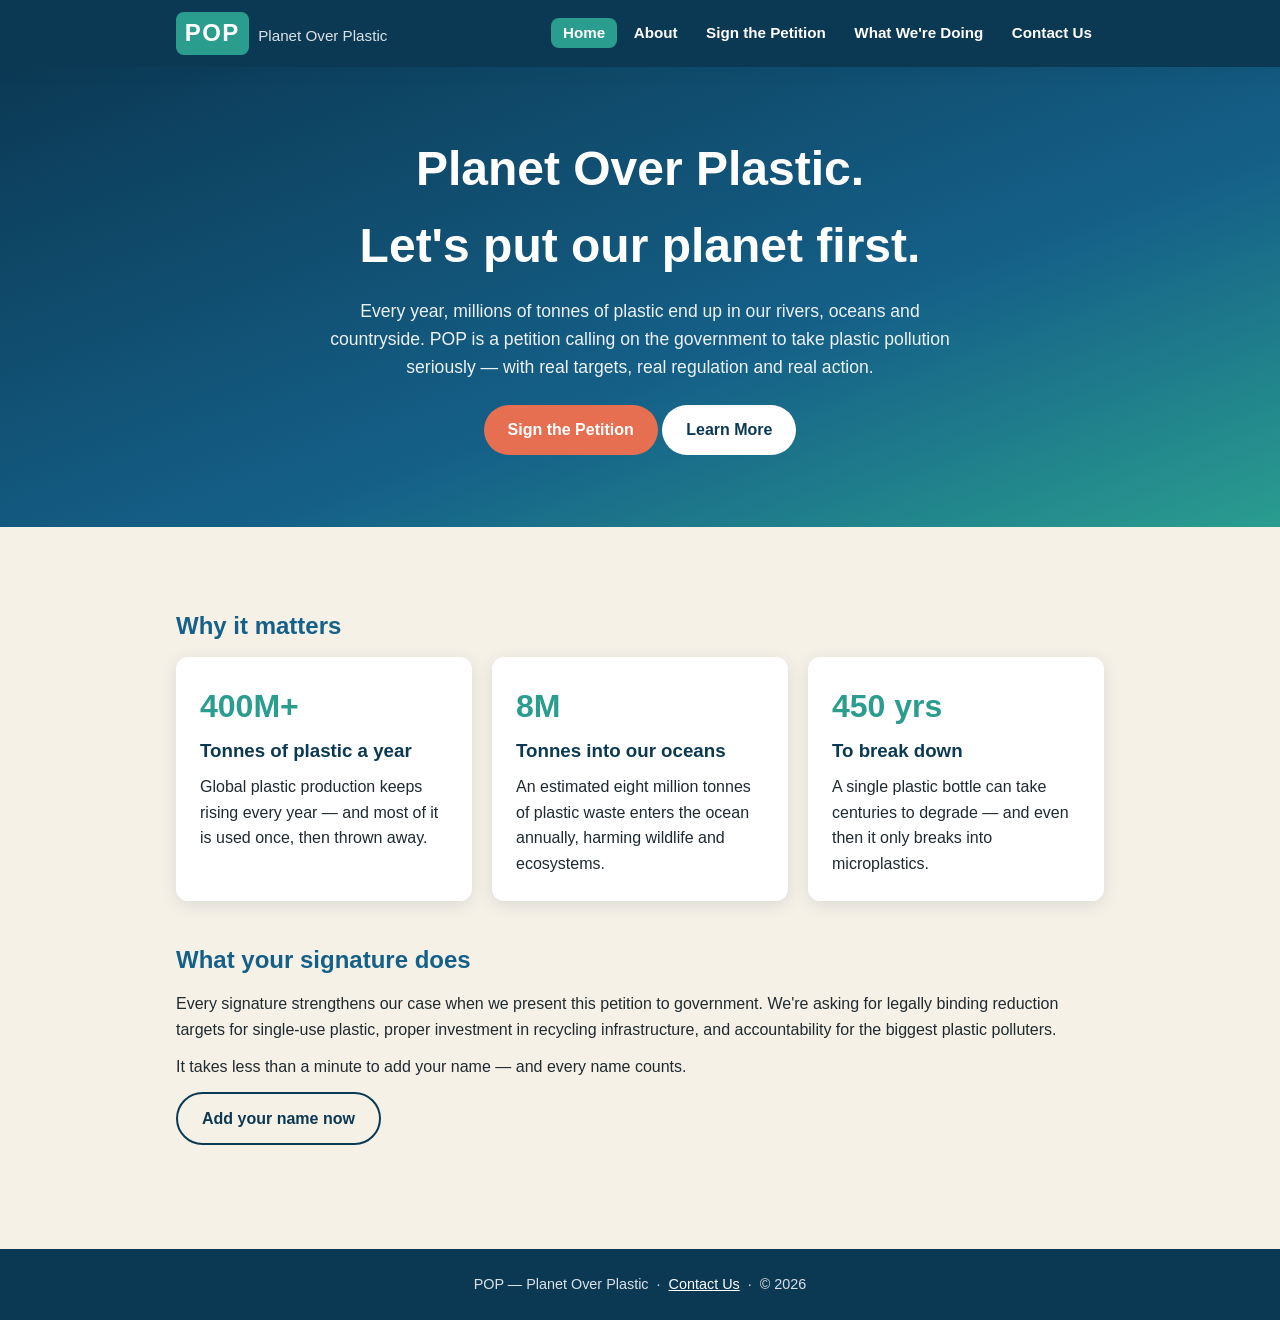
<file: index.html>
<!DOCTYPE html>
<html lang="en">
<head>
  <meta charset="UTF-8">
  <meta name="viewport" content="width=device-width, initial-scale=1.0">
  <title>POP — Planet Over Plastic</title>
  <link rel="stylesheet" href="css/styles.css">
</head>
<body>

  <header class="site-header">
    <div class="inner">
      <a class="brand" href="index.html">
        <span class="logo">POP</span>
        <span class="tagline">Planet Over Plastic</span>
      </a>
      <nav class="site-nav">
        <a href="index.html" class="active">Home</a>
        <a href="about.html">About</a>
        <a href="sign.html">Sign the Petition</a>
        <a href="what-we-are-doing.html">What We're Doing</a>
        <a href="contact.html">Contact Us</a>
      </nav>
    </div>
  </header>

  <!-- EDIT ME: Hero headline and intro text -->
  <section class="hero">
    <h1>Planet Over Plastic.<br>Let's put our planet first.</h1>
    <p>
      Every year, millions of tonnes of plastic end up in our rivers, oceans and
      countryside. POP is a petition calling on the government to take plastic
      pollution seriously — with real targets, real regulation and real action.
    </p>
    <a class="btn btn-primary" href="sign.html">Sign the Petition</a>
    <a class="btn btn-secondary" href="about.html">Learn More</a>
  </section>

  <main>
    <!-- EDIT ME: These stats are placeholders — replace with sourced figures
         and add a citation for each one. -->
    <section>
      <h2>Why it matters</h2>
      <div class="card-grid">
        <div class="card">
          <span class="stat">400M+</span>
          <h3>Tonnes of plastic a year</h3>
          <p>Global plastic production keeps rising every year — and most of it is used once, then thrown away.</p>
        </div>
        <div class="card">
          <span class="stat">8M</span>
          <h3>Tonnes into our oceans</h3>
          <p>An estimated eight million tonnes of plastic waste enters the ocean annually, harming wildlife and ecosystems.</p>
        </div>
        <div class="card">
          <span class="stat">450 yrs</span>
          <h3>To break down</h3>
          <p>A single plastic bottle can take centuries to degrade — and even then it only breaks into microplastics.</p>
        </div>
      </div>
    </section>

    <!-- EDIT ME: Summary of what signing achieves -->
    <section>
      <h2>What your signature does</h2>
      <p>
        Every signature strengthens our case when we present this petition to
        government. We're asking for legally binding reduction targets for
        single-use plastic, proper investment in recycling infrastructure, and
        accountability for the biggest plastic polluters.
      </p>
      <p>
        It takes less than a minute to add your name — and every name counts.
      </p>
      <p><a class="btn btn-outline" href="sign.html">Add your name now</a></p>
    </section>
  </main>

  <footer class="site-footer">
    <!-- EDIT ME: social links (contact details live on contact.html) -->
    <p>POP — Planet Over Plastic &nbsp;·&nbsp; <a href="contact.html">Contact Us</a> &nbsp;·&nbsp; © 2026</p>
  </footer>

</body>
</html>
</file>
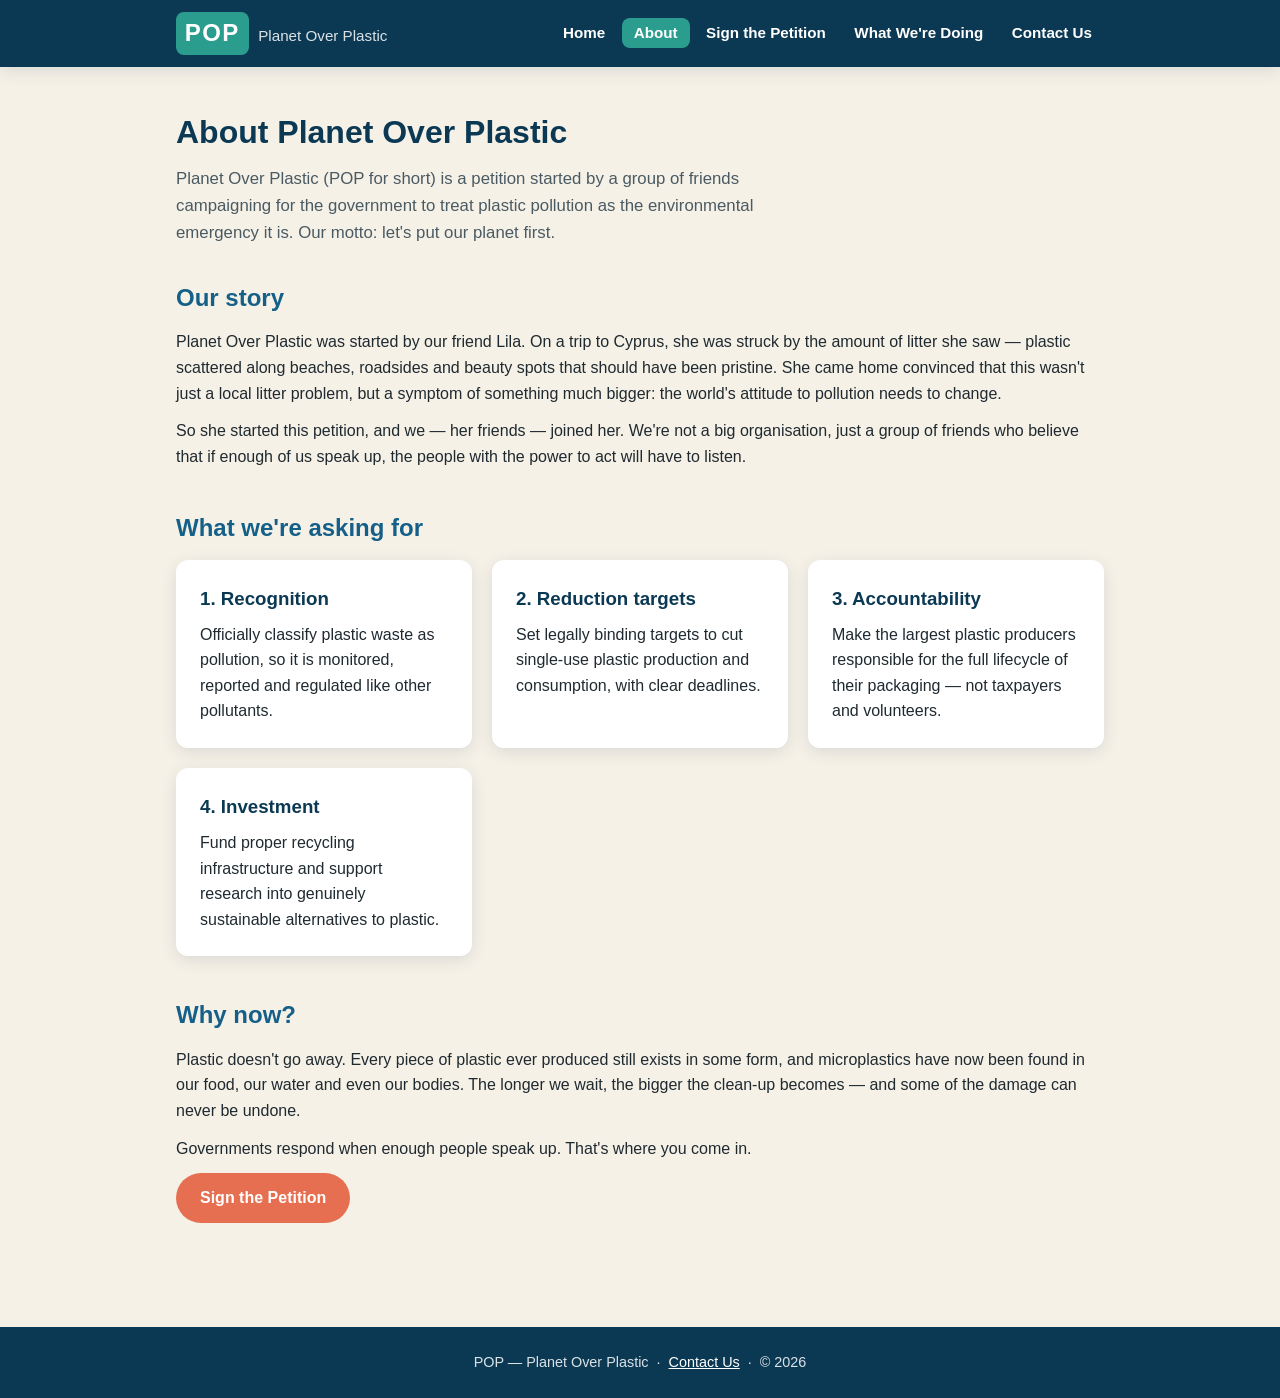
<file: about.html>
<!DOCTYPE html>
<html lang="en">
<head>
  <meta charset="UTF-8">
  <meta name="viewport" content="width=device-width, initial-scale=1.0">
  <title>About — POP: Planet Over Plastic</title>
  <link rel="stylesheet" href="css/styles.css">
</head>
<body>

  <header class="site-header">
    <div class="inner">
      <a class="brand" href="index.html">
        <span class="logo">POP</span>
        <span class="tagline">Planet Over Plastic</span>
      </a>
      <nav class="site-nav">
        <a href="index.html">Home</a>
        <a href="about.html" class="active">About</a>
        <a href="sign.html">Sign the Petition</a>
        <a href="what-we-are-doing.html">What We're Doing</a>
        <a href="contact.html">Contact Us</a>
      </nav>
    </div>
  </header>

  <main>
    <h1 class="page-title">About Planet Over Plastic</h1>
    <p class="page-intro">
      <!-- EDIT ME: one-line summary of who you are -->
      Planet Over Plastic (POP for short) is a petition started by a group of
      friends campaigning for the government to treat plastic pollution as the
      environmental emergency it is. Our motto: let's put our planet first.
    </p>

    <!-- EDIT ME: Your story — who started the campaign, when and why -->
    <section>
      <h2>Our story</h2>
      <p>
        Planet Over Plastic was started by our friend Lila. On a trip to
        Cyprus, she was struck
        by the amount of litter she saw — plastic scattered along beaches,
        roadsides and beauty spots that should have been pristine. She came home
        convinced that this wasn't just a local litter problem, but a symptom of
        something much bigger: the world's attitude to pollution needs to
        change.
      </p>
      <p>
        So she started this petition, and we — her friends — joined her. We're
        not a big organisation, just a group of friends who believe that if
        enough of us speak up, the people with the power to act will have to
        listen.
      </p>
    </section>

    <!-- EDIT ME: What you're asking for — refine these demands as the campaign develops -->
    <section>
      <h2>What we're asking for</h2>
      <div class="card-grid">
        <div class="card">
          <h3>1. Recognition</h3>
          <p>Officially classify plastic waste as pollution, so it is monitored, reported and regulated like other pollutants.</p>
        </div>
        <div class="card">
          <h3>2. Reduction targets</h3>
          <p>Set legally binding targets to cut single-use plastic production and consumption, with clear deadlines.</p>
        </div>
        <div class="card">
          <h3>3. Accountability</h3>
          <p>Make the largest plastic producers responsible for the full lifecycle of their packaging — not taxpayers and volunteers.</p>
        </div>
        <div class="card">
          <h3>4. Investment</h3>
          <p>Fund proper recycling infrastructure and support research into genuinely sustainable alternatives to plastic.</p>
        </div>
      </div>
    </section>

    <!-- EDIT ME: Why now — the urgency argument -->
    <section>
      <h2>Why now?</h2>
      <p>
        Plastic doesn't go away. Every piece of plastic ever produced still
        exists in some form, and microplastics have now been found in our food,
        our water and even our bodies. The longer we wait, the bigger the
        clean-up becomes — and some of the damage can never be undone.
      </p>
      <p>
        Governments respond when enough people speak up. That's where you come
        in.
      </p>
      <p><a class="btn btn-primary" href="sign.html">Sign the Petition</a></p>
    </section>
  </main>

  <footer class="site-footer">
    <!-- EDIT ME: social links (contact details live on contact.html) -->
    <p>POP — Planet Over Plastic &nbsp;·&nbsp; <a href="contact.html">Contact Us</a> &nbsp;·&nbsp; © 2026</p>
  </footer>

</body>
</html>
</file>
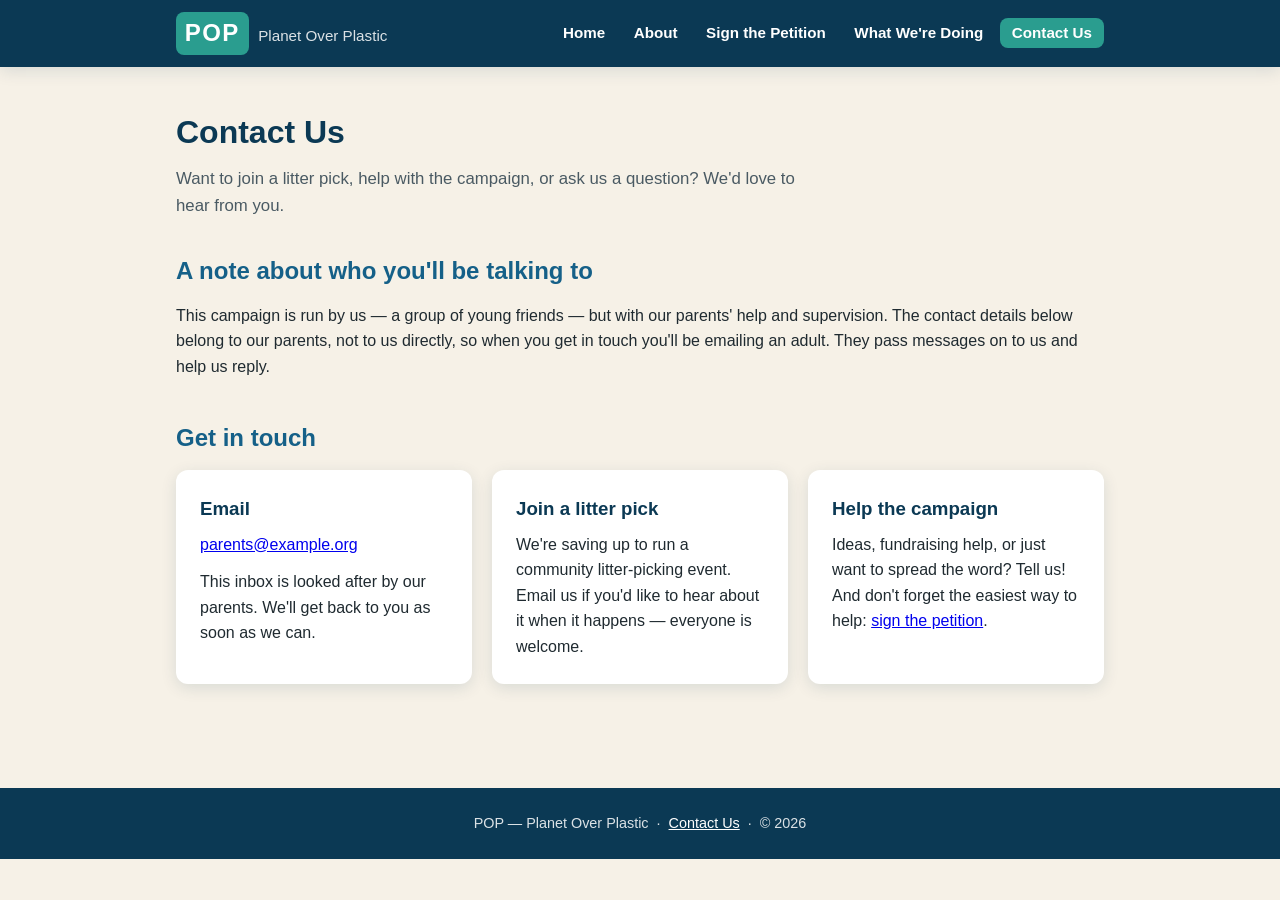
<file: contact.html>
<!DOCTYPE html>
<html lang="en">
<head>
  <meta charset="UTF-8">
  <meta name="viewport" content="width=device-width, initial-scale=1.0">
  <title>Contact Us — POP: Planet Over Plastic</title>
  <link rel="stylesheet" href="css/styles.css">
</head>
<body>

  <header class="site-header">
    <div class="inner">
      <a class="brand" href="index.html">
        <span class="logo">POP</span>
        <span class="tagline">Planet Over Plastic</span>
      </a>
      <nav class="site-nav">
        <a href="index.html">Home</a>
        <a href="about.html">About</a>
        <a href="sign.html">Sign the Petition</a>
        <a href="what-we-are-doing.html">What We're Doing</a>
        <a href="contact.html" class="active">Contact Us</a>
      </nav>
    </div>
  </header>

  <main>
    <h1 class="page-title">Contact Us</h1>
    <p class="page-intro">
      Want to join a litter pick, help with the campaign, or ask us a question?
      We'd love to hear from you.
    </p>

    <section>
      <h2>A note about who you'll be talking to</h2>
      <p>
        This campaign is run by us — a group of young friends — but with our
        parents' help and supervision. The contact details below belong to our
        parents, not to us directly, so when you get in touch you'll be
        emailing an adult. They pass messages on to us and help us reply.
      </p>
    </section>

    <section>
      <h2>Get in touch</h2>
      <div class="card-grid">
        <div class="card">
          <h3>Email</h3>
          <!-- EDIT ME: replace with a parent's real email address -->
          <p><a href="mailto:parents@example.org">parents@example.org</a></p>
          <p>This inbox is looked after by our parents. We'll get back to you as soon as we can.</p>
        </div>
        <div class="card">
          <h3>Join a litter pick</h3>
          <p>We're saving up to run a community litter-picking event. Email us if you'd like to hear about it when it happens — everyone is welcome.</p>
        </div>
        <div class="card">
          <h3>Help the campaign</h3>
          <p>Ideas, fundraising help, or just want to spread the word? Tell us! And don't forget the easiest way to help: <a href="sign.html">sign the petition</a>.</p>
        </div>
      </div>
    </section>
  </main>

  <footer class="site-footer">
    <p>POP — Planet Over Plastic &nbsp;·&nbsp; <a href="contact.html">Contact Us</a> &nbsp;·&nbsp; © 2026</p>
  </footer>

</body>
</html>
</file>
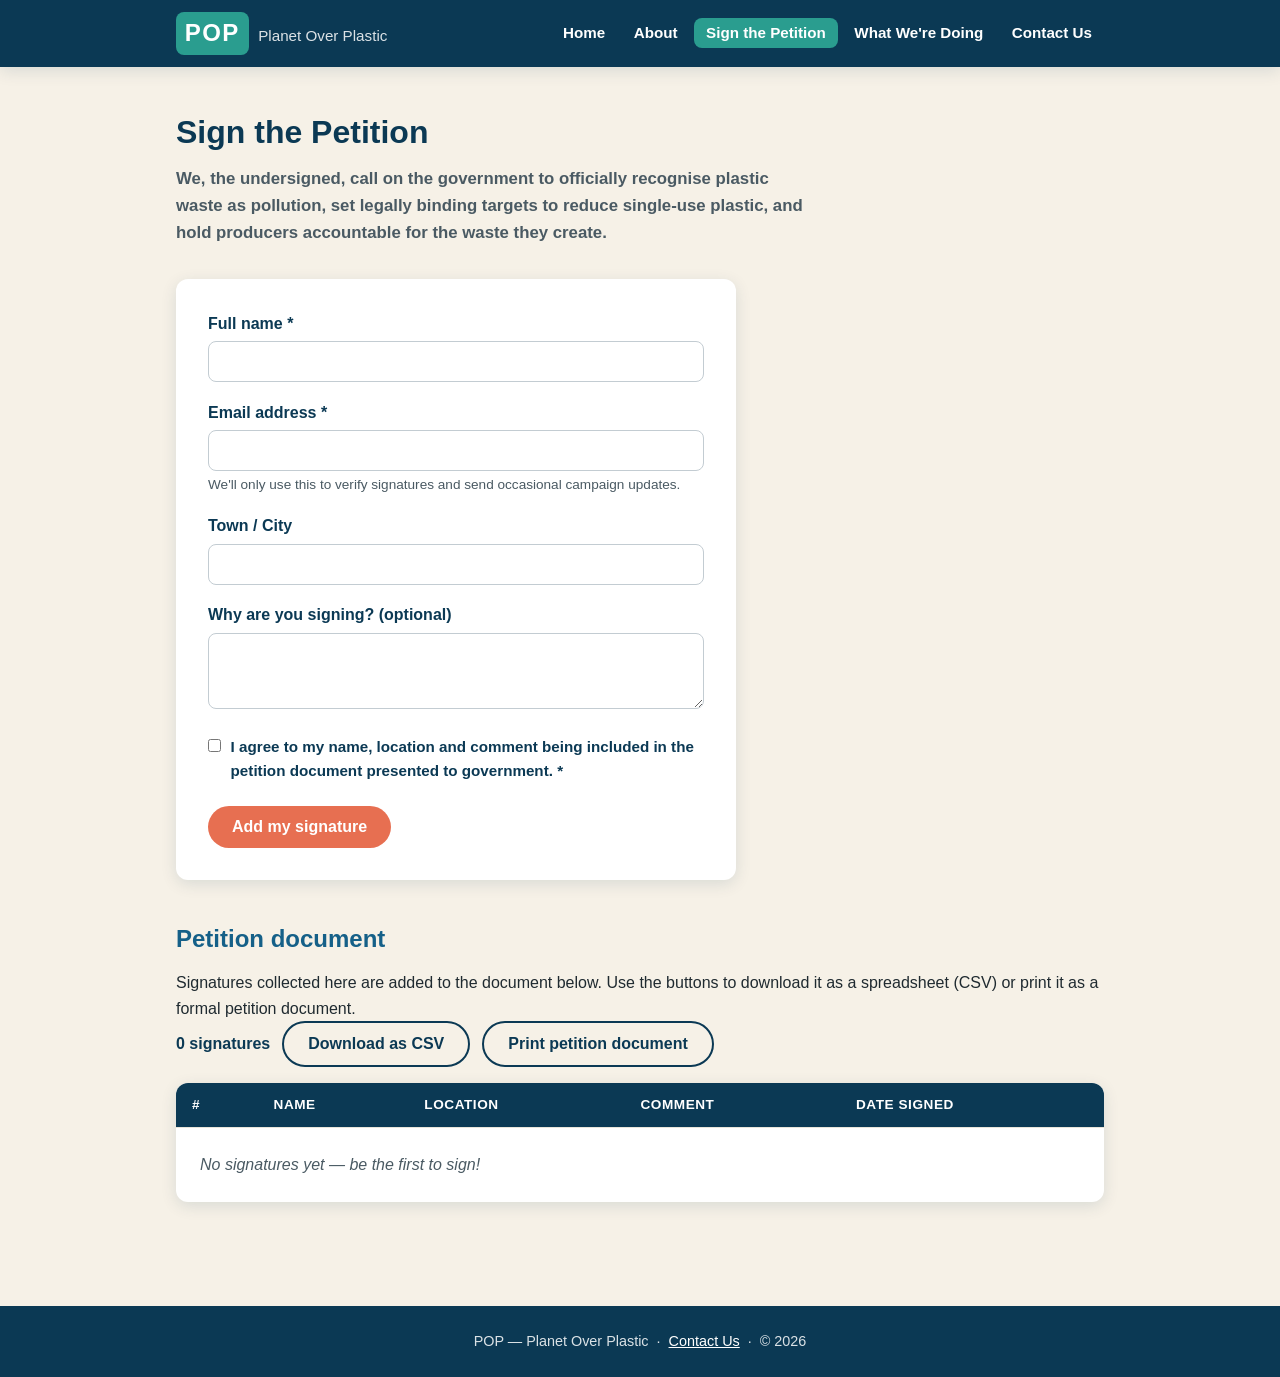
<file: sign.html>
<!DOCTYPE html>
<html lang="en">
<head>
  <meta charset="UTF-8">
  <meta name="viewport" content="width=device-width, initial-scale=1.0">
  <title>Sign the Petition — POP: Planet Over Plastic</title>
  <link rel="stylesheet" href="css/styles.css">
</head>
<body>

  <header class="site-header">
    <div class="inner">
      <a class="brand" href="index.html">
        <span class="logo">POP</span>
        <span class="tagline">Planet Over Plastic</span>
      </a>
      <nav class="site-nav">
        <a href="index.html">Home</a>
        <a href="about.html">About</a>
        <a href="sign.html" class="active">Sign the Petition</a>
        <a href="what-we-are-doing.html">What We're Doing</a>
        <a href="contact.html">Contact Us</a>
      </nav>
    </div>
  </header>

  <main>
    <h1 class="page-title">Sign the Petition</h1>
    <p class="page-intro">
      <!-- EDIT ME: The petition statement people are signing up to -->
      <strong>We, the undersigned, call on the government to officially recognise
      plastic waste as pollution, set legally binding targets to reduce
      single-use plastic, and hold producers accountable for the waste they
      create.</strong>
    </p>

    <section>
      <div class="form-card">
        <form id="petition-form" novalidate>
          <div class="form-field">
            <label for="name">Full name *</label>
            <input type="text" id="name" name="name" required autocomplete="name">
          </div>

          <div class="form-field">
            <label for="email">Email address *</label>
            <input type="email" id="email" name="email" required autocomplete="email">
            <p class="hint">We'll only use this to verify signatures and send occasional campaign updates.</p>
          </div>

          <div class="form-field">
            <label for="location">Town / City</label>
            <input type="text" id="location" name="location" autocomplete="address-level2">
          </div>

          <div class="form-field">
            <label for="comment">Why are you signing? (optional)</label>
            <textarea id="comment" name="comment" rows="3" maxlength="500"></textarea>
          </div>

          <div class="form-field checkbox-field">
            <input type="checkbox" id="consent" name="consent" required>
            <label for="consent">
              I agree to my name, location and comment being included in the
              petition document presented to government. *
            </label>
          </div>

          <button type="submit" class="btn btn-primary">Add my signature</button>
          <div id="form-message" class="form-message" role="status"></div>
        </form>
      </div>
    </section>

    <section>
      <h2>Petition document</h2>
      <p class="no-print">
        Signatures collected here are added to the document below. Use the
        buttons to download it as a spreadsheet (CSV) or print it as a formal
        petition document.
      </p>

      <div class="signature-tools">
        <span class="signature-count" id="signature-count">0 signatures</span>
        <button class="btn btn-outline" id="download-csv" type="button">Download as CSV</button>
        <button class="btn btn-outline" id="print-document" type="button">Print petition document</button>
      </div>

      <div class="signature-table-wrap">
        <table class="signatures" id="signature-table">
          <thead>
            <tr>
              <th>#</th>
              <th>Name</th>
              <th>Location</th>
              <th>Comment</th>
              <th>Date signed</th>
            </tr>
          </thead>
          <tbody id="signature-body">
            <!-- Rows are inserted here by js/petition.js -->
          </tbody>
        </table>
        <p class="empty-note" id="empty-note">No signatures yet — be the first to sign!</p>
      </div>
    </section>
  </main>

  <footer class="site-footer">
    <!-- EDIT ME: social links (contact details live on contact.html) -->
    <p>POP — Planet Over Plastic &nbsp;·&nbsp; <a href="contact.html">Contact Us</a> &nbsp;·&nbsp; © 2026</p>
  </footer>

  <script src="js/petition.js"></script>
</body>
</html>
</file>
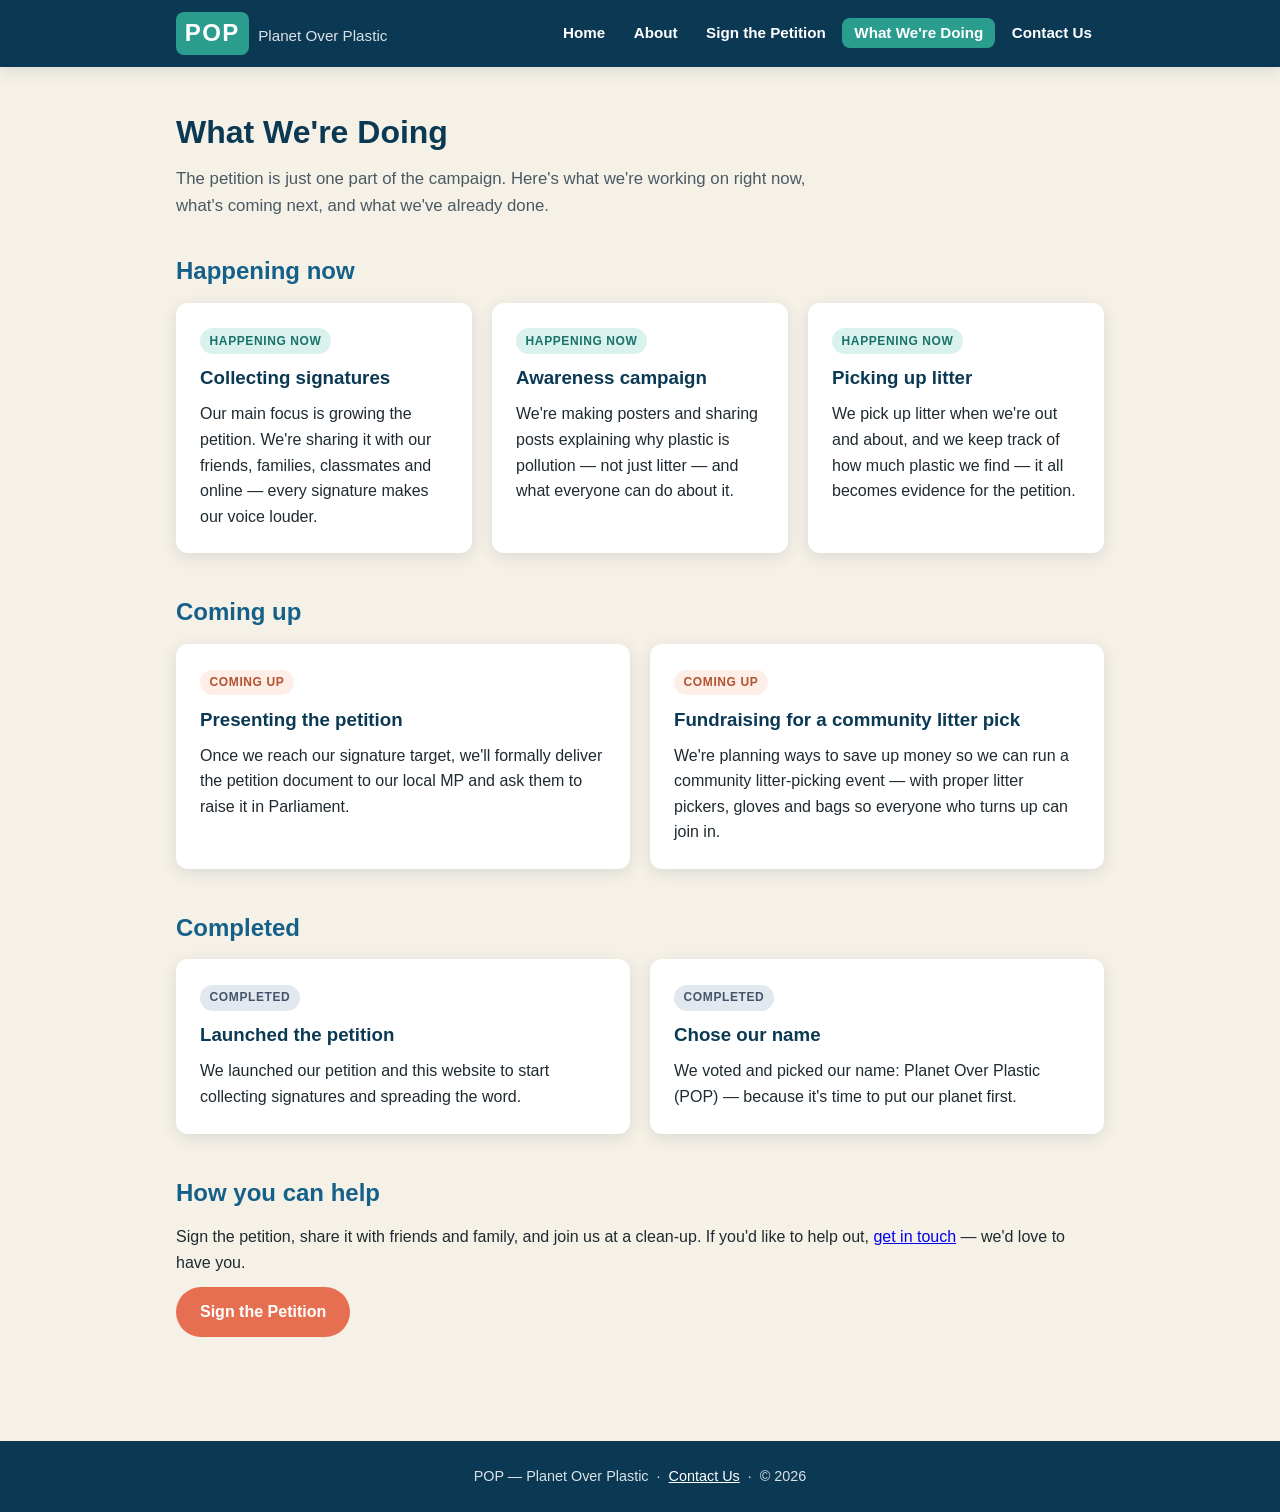
<file: what-we-are-doing.html>
<!DOCTYPE html>
<html lang="en">
<head>
  <meta charset="UTF-8">
  <meta name="viewport" content="width=device-width, initial-scale=1.0">
  <title>What We're Doing — POP: Planet Over Plastic</title>
  <link rel="stylesheet" href="css/styles.css">
</head>
<body>

  <header class="site-header">
    <div class="inner">
      <a class="brand" href="index.html">
        <span class="logo">POP</span>
        <span class="tagline">Planet Over Plastic</span>
      </a>
      <nav class="site-nav">
        <a href="index.html">Home</a>
        <a href="about.html">About</a>
        <a href="sign.html">Sign the Petition</a>
        <a href="what-we-are-doing.html" class="active">What We're Doing</a>
        <a href="contact.html">Contact Us</a>
      </nav>
    </div>
  </header>

  <main>
    <h1 class="page-title">What We're Doing</h1>
    <p class="page-intro">
      <!-- EDIT ME: short summary of current campaign activity -->
      The petition is just one part of the campaign. Here's what we're working
      on right now, what's coming next, and what we've already done.
    </p>

    <!-- EDIT ME: Update these cards as the campaign progresses.
         Badge options: badge-now (green, "Happening now"),
         badge-next (orange, "Coming up"), badge-done (grey, "Completed"). -->
    <section>
      <h2>Happening now</h2>
      <div class="card-grid">
        <div class="card">
          <span class="badge badge-now">Happening now</span>
          <h3>Collecting signatures</h3>
          <p>Our main focus is growing the petition. We're sharing it with our friends, families, classmates and online — every signature makes our voice louder.</p>
        </div>
        <div class="card">
          <span class="badge badge-now">Happening now</span>
          <h3>Awareness campaign</h3>
          <p>We're making posters and sharing posts explaining why plastic is pollution — not just litter — and what everyone can do about it.</p>
        </div>
        <div class="card">
          <span class="badge badge-now">Happening now</span>
          <h3>Picking up litter</h3>
          <p>We pick up litter when we're out and about, and we keep track of how much plastic we find — it all becomes evidence for the petition.</p>
        </div>
      </div>
    </section>

    <section>
      <h2>Coming up</h2>
      <div class="card-grid">
        <div class="card">
          <span class="badge badge-next">Coming up</span>
          <h3>Presenting the petition</h3>
          <p>Once we reach our signature target, we'll formally deliver the petition document to our local MP and ask them to raise it in Parliament.</p>
        </div>
        <div class="card">
          <span class="badge badge-next">Coming up</span>
          <h3>Fundraising for a community litter pick</h3>
          <p>We're planning ways to save up money so we can run a community litter-picking event — with proper litter pickers, gloves and bags so everyone who turns up can join in.</p>
        </div>
      </div>
    </section>

    <section>
      <h2>Completed</h2>
      <div class="card-grid">
        <div class="card">
          <span class="badge badge-done">Completed</span>
          <h3>Launched the petition</h3>
          <p>We launched our petition and this website to start collecting signatures and spreading the word.</p>
        </div>
        <div class="card">
          <span class="badge badge-done">Completed</span>
          <h3>Chose our name</h3>
          <p>We voted and picked our name: Planet Over Plastic (POP) — because it's time to put our planet first.</p>
        </div>
      </div>
    </section>

    <section>
      <h2>How you can help</h2>
      <!-- EDIT ME: ways for visitors to get involved -->
      <p>
        Sign the petition, share it with friends and family, and join us at a
        clean-up. If you'd like to help out, <a href="contact.html">get in touch</a> —
        we'd love to have you.
      </p>
      <p><a class="btn btn-primary" href="sign.html">Sign the Petition</a></p>
    </section>
  </main>

  <footer class="site-footer">
    <!-- EDIT ME: social links (contact details live on contact.html) -->
    <p>POP — Planet Over Plastic &nbsp;·&nbsp; <a href="contact.html">Contact Us</a> &nbsp;·&nbsp; © 2026</p>
  </footer>

</body>
</html>
</file>
<file: css/styles.css>
/* ============================================================
   POP — Planet Over Plastic
   Shared stylesheet for all pages.
   Colours, fonts and spacing are defined once here as variables,
   so you can re-theme the whole site by editing this block.
   ============================================================ */

:root {
  --ocean-deep: #0b3954;
  --ocean: #156088;
  --sea-green: #2a9d8f;
  --sand: #f6f1e7;
  --coral: #e76f51;
  --ink: #1f2a30;
  --ink-soft: #4a5a63;
  --white: #ffffff;
  --max-width: 960px;
  --radius: 12px;
  --shadow: 0 4px 16px rgba(11, 57, 84, 0.12);
}

* {
  box-sizing: border-box;
  margin: 0;
  padding: 0;
}

body {
  font-family: "Segoe UI", "Helvetica Neue", Arial, sans-serif;
  color: var(--ink);
  background: var(--sand);
  line-height: 1.6;
}

img {
  max-width: 100%;
}

/* ---------- Header & navigation ---------- */

.site-header {
  background: var(--ocean-deep);
  color: var(--white);
  position: sticky;
  top: 0;
  z-index: 10;
  box-shadow: var(--shadow);
}

.site-header .inner {
  max-width: var(--max-width);
  margin: 0 auto;
  padding: 0.75rem 1rem;
  display: flex;
  align-items: center;
  justify-content: space-between;
  flex-wrap: wrap;
  gap: 0.5rem;
}

.brand {
  display: flex;
  align-items: baseline;
  gap: 0.6rem;
  text-decoration: none;
  color: var(--white);
}

.brand .logo {
  font-size: 1.5rem;
  font-weight: 800;
  letter-spacing: 0.06em;
  background: var(--sea-green);
  padding: 0.15rem 0.55rem;
  border-radius: 8px;
}

.brand .tagline {
  font-size: 0.95rem;
  opacity: 0.85;
}

.site-nav a {
  color: var(--white);
  text-decoration: none;
  padding: 0.4rem 0.75rem;
  border-radius: 8px;
  font-weight: 600;
  font-size: 0.95rem;
}

.site-nav a:hover {
  background: rgba(255, 255, 255, 0.15);
}

.site-nav a.active {
  background: var(--sea-green);
}

/* ---------- Hero banner ---------- */

.hero {
  background: linear-gradient(160deg, var(--ocean-deep), var(--ocean) 60%, var(--sea-green));
  color: var(--white);
  text-align: center;
  padding: 4rem 1rem 4.5rem;
}

.hero h1 {
  font-size: clamp(1.8rem, 5vw, 3rem);
  margin-bottom: 0.75rem;
}

.hero p {
  max-width: 640px;
  margin: 0 auto 1.5rem;
  font-size: 1.1rem;
  opacity: 0.92;
}

/* ---------- Buttons ---------- */

.btn {
  display: inline-block;
  border: none;
  cursor: pointer;
  text-decoration: none;
  font-weight: 700;
  font-size: 1rem;
  padding: 0.75rem 1.5rem;
  border-radius: 999px;
  transition: transform 0.1s ease, opacity 0.15s ease;
}

.btn:hover {
  transform: translateY(-1px);
  opacity: 0.92;
}

.btn-primary {
  background: var(--coral);
  color: var(--white);
}

.btn-secondary {
  background: var(--white);
  color: var(--ocean-deep);
}

.btn-outline {
  background: transparent;
  color: var(--ocean-deep);
  border: 2px solid var(--ocean-deep);
}

/* ---------- Page layout ---------- */

main {
  max-width: var(--max-width);
  margin: 0 auto;
  padding: 2.5rem 1rem 4rem;
}

.page-title {
  color: var(--ocean-deep);
  font-size: 2rem;
  margin-bottom: 0.5rem;
}

.page-intro {
  color: var(--ink-soft);
  max-width: 640px;
  margin-bottom: 2rem;
  font-size: 1.05rem;
}

section {
  margin-bottom: 2.5rem;
}

section h2 {
  color: var(--ocean);
  margin-bottom: 0.75rem;
}

section p + p {
  margin-top: 0.75rem;
}

/* ---------- Cards ---------- */

.card-grid {
  display: grid;
  grid-template-columns: repeat(auto-fit, minmax(260px, 1fr));
  gap: 1.25rem;
}

.card {
  background: var(--white);
  border-radius: var(--radius);
  box-shadow: var(--shadow);
  padding: 1.5rem;
}

.card h3 {
  color: var(--ocean-deep);
  margin-bottom: 0.5rem;
}

.card .stat {
  display: block;
  font-size: 2rem;
  font-weight: 800;
  color: var(--sea-green);
  margin-bottom: 0.25rem;
}

/* ---------- Status badges (What we're doing page) ---------- */

.badge {
  display: inline-block;
  font-size: 0.75rem;
  font-weight: 700;
  text-transform: uppercase;
  letter-spacing: 0.05em;
  padding: 0.2rem 0.6rem;
  border-radius: 999px;
  margin-bottom: 0.6rem;
}

.badge-now {
  background: #d9f2ee;
  color: #1a7268;
}

.badge-next {
  background: #fdeee7;
  color: #b5522f;
}

.badge-done {
  background: #e2e8f0;
  color: #44546a;
}

/* ---------- Petition form ---------- */

.form-card {
  background: var(--white);
  border-radius: var(--radius);
  box-shadow: var(--shadow);
  padding: 2rem;
  max-width: 560px;
}

.form-field {
  margin-bottom: 1.1rem;
}

.form-field label {
  display: block;
  font-weight: 600;
  margin-bottom: 0.3rem;
  color: var(--ocean-deep);
}

.form-field .hint {
  font-size: 0.85rem;
  color: var(--ink-soft);
  margin-top: 0.2rem;
}

.form-field input[type="text"],
.form-field input[type="email"],
.form-field textarea {
  width: 100%;
  padding: 0.65rem 0.8rem;
  border: 1px solid #c3ccd2;
  border-radius: 8px;
  font-size: 1rem;
  font-family: inherit;
}

.form-field input:focus,
.form-field textarea:focus {
  outline: 2px solid var(--sea-green);
  border-color: var(--sea-green);
}

.checkbox-field {
  display: flex;
  gap: 0.6rem;
  align-items: flex-start;
  font-size: 0.95rem;
  color: var(--ink-soft);
}

.checkbox-field input {
  margin-top: 0.3rem;
}

.form-message {
  margin-top: 1rem;
  padding: 0.75rem 1rem;
  border-radius: 8px;
  display: none;
}

.form-message.success {
  display: block;
  background: #d9f2ee;
  color: #1a7268;
}

.form-message.error {
  display: block;
  background: #fdeee7;
  color: #b5522f;
}

/* ---------- Signature document ---------- */

.signature-tools {
  display: flex;
  align-items: center;
  gap: 0.75rem;
  flex-wrap: wrap;
  margin-bottom: 1rem;
}

.signature-count {
  font-weight: 700;
  color: var(--ocean-deep);
}

.signature-table-wrap {
  overflow-x: auto;
  background: var(--white);
  border-radius: var(--radius);
  box-shadow: var(--shadow);
}

table.signatures {
  width: 100%;
  border-collapse: collapse;
  min-width: 520px;
}

table.signatures th,
table.signatures td {
  text-align: left;
  padding: 0.7rem 1rem;
  border-bottom: 1px solid #e8e4da;
  font-size: 0.95rem;
}

table.signatures th {
  background: var(--ocean-deep);
  color: var(--white);
  font-size: 0.85rem;
  text-transform: uppercase;
  letter-spacing: 0.04em;
}

table.signatures tr:last-child td {
  border-bottom: none;
}

.empty-note {
  padding: 1.5rem;
  color: var(--ink-soft);
  font-style: italic;
}

/* ---------- Footer ---------- */

.site-footer {
  background: var(--ocean-deep);
  color: rgba(255, 255, 255, 0.85);
  text-align: center;
  padding: 1.5rem 1rem;
  font-size: 0.9rem;
}

.site-footer a {
  color: var(--white);
}

/* ---------- Print view: turn the sign page into a clean document ---------- */

@media print {
  .site-header,
  .site-footer,
  .hero,
  .form-card,
  .signature-tools,
  .no-print {
    display: none !important;
  }

  body {
    background: var(--white);
  }

  .signature-table-wrap {
    box-shadow: none;
  }
}
</file>
